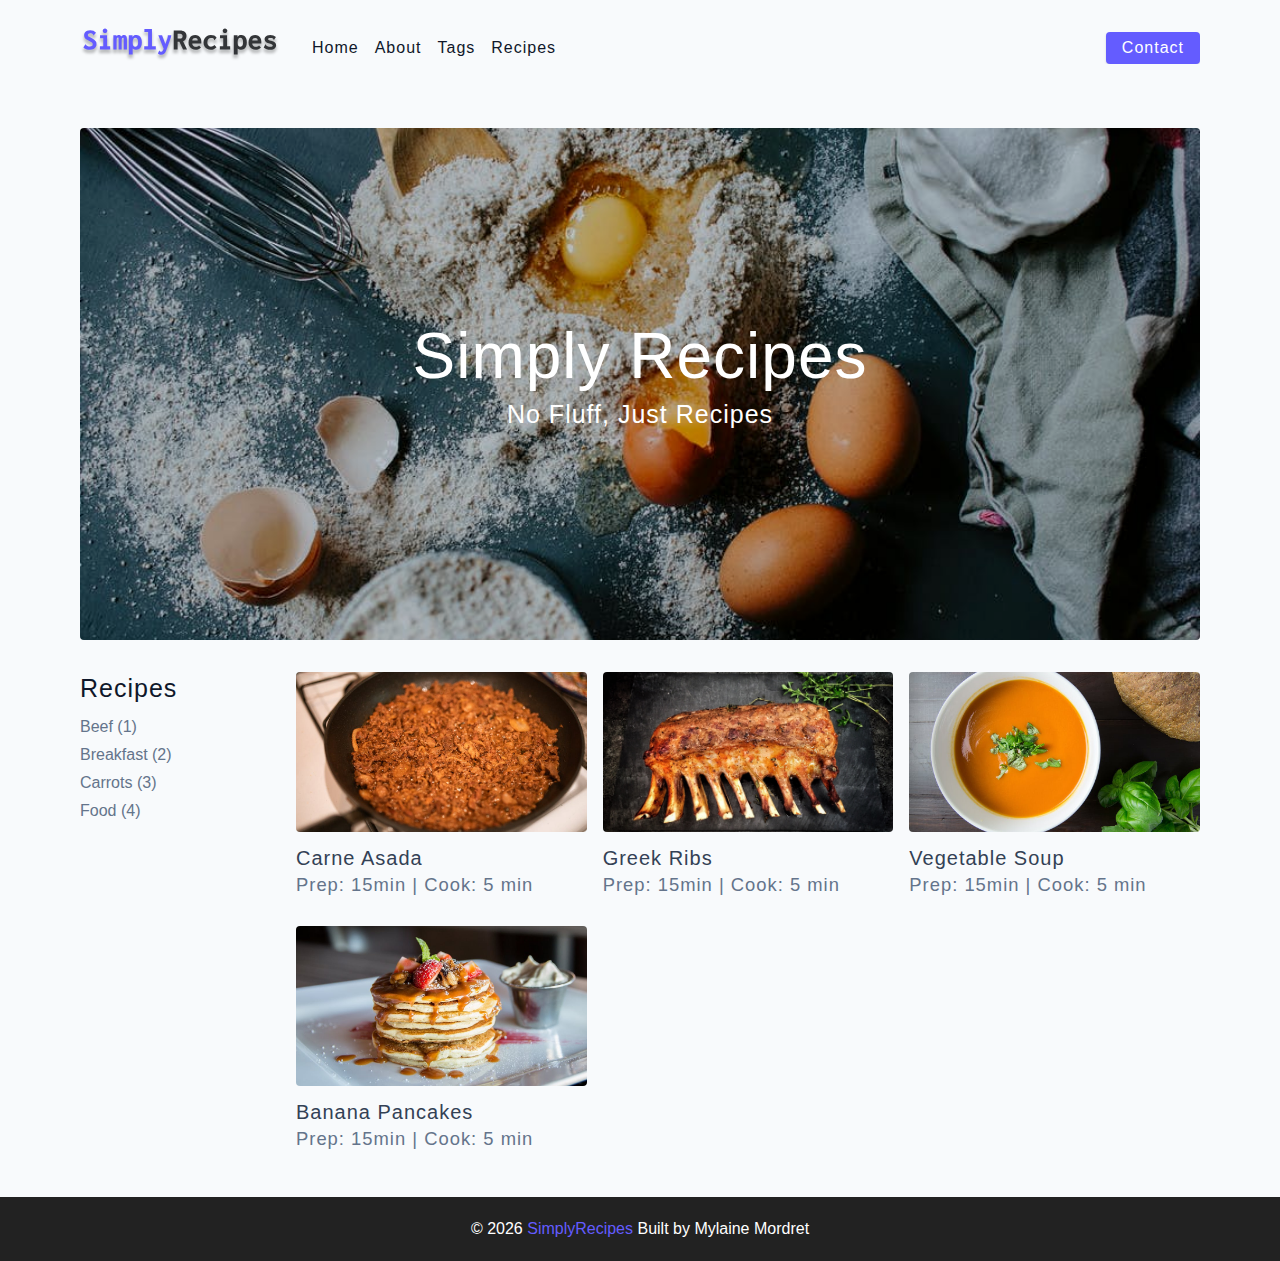
<file: starter/index.html>
<!DOCTYPE html>
<html lang="en">
  <head>
    <meta charset="UTF-8" />
    <meta http-equiv="X-UA-Compatible" content="IE=edge" />
    <meta name="viewport" content="width=device-width, initial-scale=1.0" />
    <title>Simply Recipes || Starter</title>
    <!-- favicon -->
    <link rel="shortcut icon" href="./assets/favicon.ico" type="image/x-icon" />
    <!-- normalize -->
    <link rel="stylesheet" href="./css/normalize.css" />
    <!-- font-awesome -->
    <link
      rel="stylesheet"
      href="https://cdnjs.cloudflare.com/ajax/libs/font-awesome/5.14.0/css/all.min.css"
    />
    <!-- main css -->
    <link rel="stylesheet" href="./css/main.css" />
  </head>
  <body>
   <!-- nav bar -->
   <nav class="navbar">
     <div class="nav-center">
       <!-- header -->
     <div class="nav-header">
       <a href="index.html" class="nav-logo">
         <img src="assets/logo.svg" alt="simply recipes">
       </a>
       <button class="btn nav-btn">
         <i class="fas fa-align-justify"></i>
       </button>
     </div>
     <!-- links -->
     <div class="nav-links">
       <a href="index.html" class="nav-link">Home</a>
       <a href="about.html" class="nav-link">About</a>
       <a href="tags.html" class="nav-link">Tags</a>
       <a href="recipes.html" class="nav-link">Recipes</a>
      <div class="nav-link contact-link">
        <a href="contact.html" class="btn">Contact</a>
      </div>
      </div>
     </div>
   </nav>
   <!-- end of nav bar -->
   <!-- main -->
   <main class="page">
     <!-- header -->
     <header class="hero">
       <div class="hero-container">
         <div class="hero-text">
           <h1>Simply recipes</h1>
           <h4>no fluff, just recipes</h4>
         </div>
       </div>
     </header>
     <!-- end of header -->
     <!-- Recipes container -->
     <section class="recipes-container">
       <!--tags container-->
       <div class="tags-container">
         <h4>recipes</h4>
         <div class="tags-list">
           <a href="tag-template.html"> Beef (1) </a>
           <a href="tag-template.html"> Breakfast (2) </a>
           <a href="tag-template.html"> Carrots (3) </a>
           <a href="tag-template.html"> Food (4) </a>

          </div>
       </div>
       <!--enf of tags container-->
       <!--recipes list-->
       <div class="recipes-list">
          <!--single recipe-->
          <a href="single-recipe.html" class="recipe">
            <img src="./assets/recipes/recipe-1.jpeg" alt="food" class ="img recipe-img">
            <h5>carne asada</h5>
            <p>Prep: 15min | Cook: 5 min</p>
          </a>
          <!--end of single recipe-->
          <!--single recipe-->
          <a href="single-recipe.html" class="recipe">
            <img src="./assets/recipes/recipe-2.jpeg" alt="food" class ="img recipe-img">
            <h5>greek ribs</h5>
            <p>Prep: 15min | Cook: 5 min</p>
          </a>
          <!--end of single recipe-->
          <!--single recipe-->
          <a href="single-recipe.html" class="recipe">
            <img src="./assets/recipes/recipe-3.jpeg" alt="food" class ="img recipe-img">
            <h5>vegetable soup</h5>
            <p>Prep: 15min | Cook: 5 min</p>
          </a>
          <!--end of single recipe-->
          <!--single recipe-->
          <a href="single-recipe.html" class="recipe">
            <img src="./assets/recipes/recipe-4.jpeg" alt="food" class ="img recipe-img">
            <h5>banana pancakes</h5>
            <p>Prep: 15min | Cook: 5 min</p>
          </a>
          <!--end of single recipe-->
       </div>
      <!--enf of recipes list-->
     </section>
     <!-- end of recipes container -->
   </main>
   <!-- end of main -->

   <!-- footer -->
   <footer  class="page-footer">
    <p> &copy; <span id="date"></span>
    <span class="footer-logo">SimplyRecipes</span>
    Built by Mylaine Mordret
  </p> 
  </footer>
   <!-- end of footer-->
   <script src="./js/app.js"></script>
  </body>
</html>
</file>
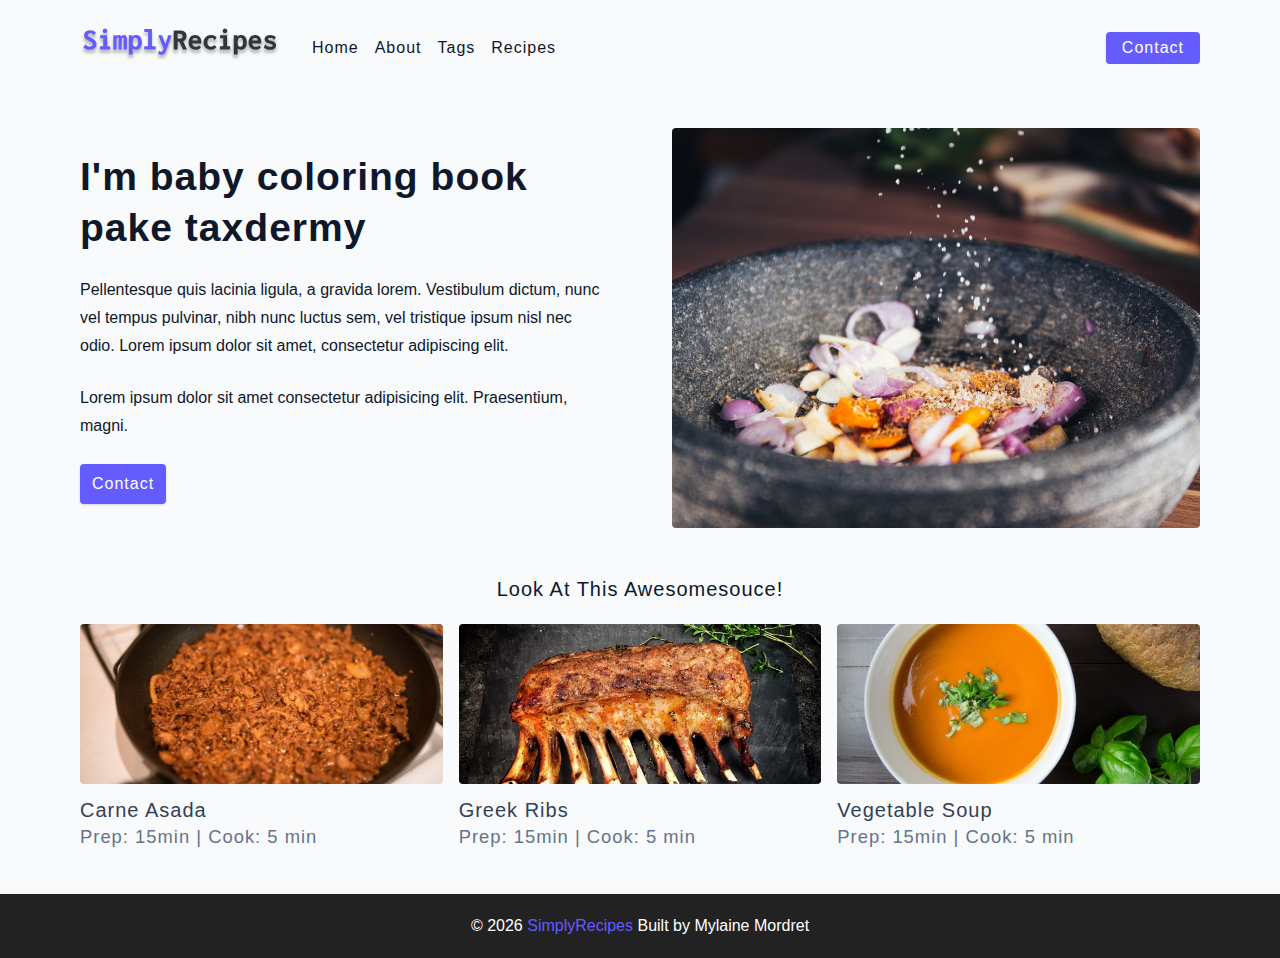
<file: starter/about.html>
<!DOCTYPE html>
<html lang="en">
  <head>
    <meta charset="UTF-8" />
    <meta http-equiv="X-UA-Compatible" content="IE=edge" />
    <meta name="viewport" content="width=device-width, initial-scale=1.0" />
    <title>About page</title>
    <!-- favicon -->
    <link rel="shortcut icon" href="./assets/favicon.ico" type="image/x-icon" />
    <!-- normalize -->
    <link rel="stylesheet" href="./css/normalize.css" />
    <!-- font-awesome -->
    <link
      rel="stylesheet"
      href="https://cdnjs.cloudflare.com/ajax/libs/font-awesome/5.14.0/css/all.min.css"
    />
    <!-- main css -->
    <link rel="stylesheet" href="./css/main.css" />
  </head>
  <body>
   <!-- nav bar -->
   <nav class="navbar">
     <div class="nav-center">
       <!-- header -->
     <div class="nav-header">
       <a href="index.html" class="nav-logo">
         <img src="assets/logo.svg" alt="simply recipes">
       </a>
       <button class="btn nav-btn">
         <i class="fas fa-align-justify"></i>
       </button>
     </div>
     <!-- links -->
     <div class="nav-links">
       <a href="index.html" class="nav-link">Home</a>
       <a href="about.html" class="nav-link">About</a>
       <a href="tags.html" class="nav-link">Tags</a>
       <a href="recipes.html" class="nav-link">Recipes</a>
      <div class="nav-link contact-link">
        <a href="contact.html" class="btn">Contact</a>
      </div>
      </div>
     </div>
   </nav>
   <!-- end of nav bar -->
   <!-- main -->
   <main class="page">
     <section class="about-page">
       <article>
         <h2>I'm baby coloring book pake taxdermy</h2>
         <p>Pellentesque quis lacinia ligula, a gravida lorem. Vestibulum dictum, nunc vel tempus pulvinar, nibh nunc luctus sem, vel tristique ipsum nisl nec odio. Lorem ipsum dolor sit amet, consectetur adipiscing elit.</p>
         <p>Lorem ipsum dolor sit amet consectetur adipisicing elit. Praesentium, magni.</p>
         <a href="contact.html" class="btn">contact</a>
       </article>
       <img src="./assets/about.jpeg" alt="pouring salt" class="img about-img">
     </section>
     <section class="featured-recipes">
       <h5 class="featured-title">Look At this Awesomesouce!</h5>
       <!--recipes list-->
       <div class="recipes-list">
        <!--single recipe-->
        <a href="single-recipe.html" class="recipe">
          <img src="./assets/recipes/recipe-1.jpeg" alt="food" class ="img recipe-img">
          <h5>carne asada</h5>
          <p>Prep: 15min | Cook: 5 min</p>
        </a>
        <!--end of single recipe-->
        <!--single recipe-->
        <a href="single-recipe.html" class="recipe">
          <img src="./assets/recipes/recipe-2.jpeg" alt="food" class ="img recipe-img">
          <h5>greek ribs</h5>
          <p>Prep: 15min | Cook: 5 min</p>
        </a>
        <!--end of single recipe-->
        <!--single recipe-->
        <a href="single-recipe.html" class="recipe">
          <img src="./assets/recipes/recipe-3.jpeg" alt="food" class ="img recipe-img">
          <h5>vegetable soup</h5>
          <p>Prep: 15min | Cook: 5 min</p>
        </a>
        <!--end of single recipe-->
     </div>
    <!--enf of recipes list-->
     </section>
   </main>
   <!-- end of main -->

   <!-- footer -->
   <footer  class="page-footer">
    <p> &copy; <span id="date"></span>
    <span class="footer-logo">SimplyRecipes</span>
    Built by Mylaine Mordret
  </p> 
  </footer>
   <!-- end of footer-->
   <script src="./js/app.js"></script>
  </body>
</html>
</file>
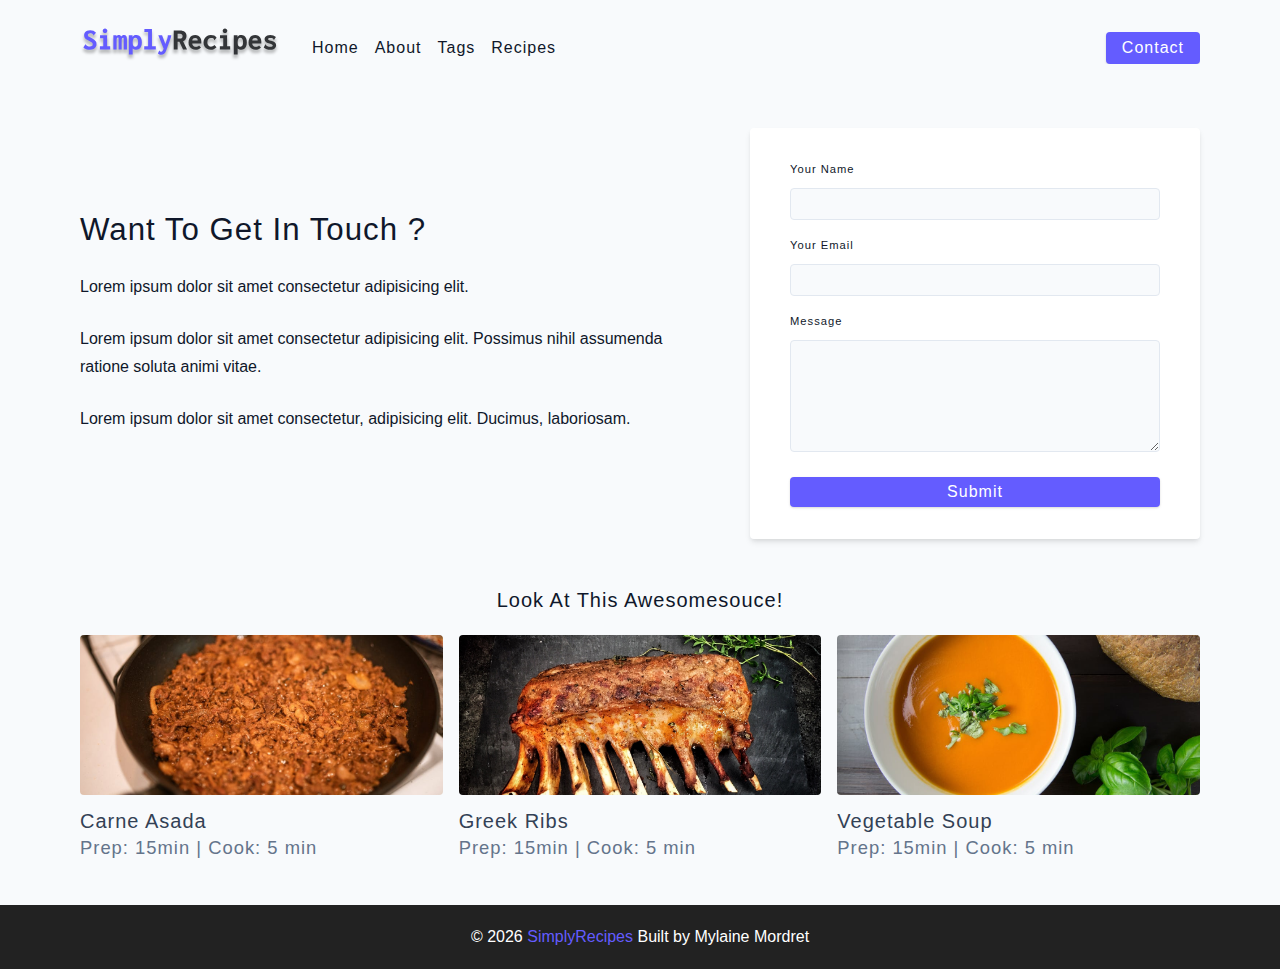
<file: starter/contact.html>
<!DOCTYPE html>
<html lang="en">
  <head>
    <meta charset="UTF-8" />
    <meta http-equiv="X-UA-Compatible" content="IE=edge" />
    <meta name="viewport" content="width=device-width, initial-scale=1.0" />
    <title>Contact</title>
    <!-- favicon -->
    <link rel="shortcut icon" href="./assets/favicon.ico" type="image/x-icon" />
    <!-- normalize -->
    <link rel="stylesheet" href="./css/normalize.css" />
    <!-- font-awesome -->
    <link
      rel="stylesheet"
      href="https://cdnjs.cloudflare.com/ajax/libs/font-awesome/5.14.0/css/all.min.css"
    />
    <!-- main css -->
    <link rel="stylesheet" href="./css/main.css" />
  </head>
  <body>
   <!-- nav bar -->
   <nav class="navbar">
     <div class="nav-center">
       <!-- header -->
     <div class="nav-header">
       <a href="index.html" class="nav-logo">
         <img src="assets/logo.svg" alt="simply recipes">
       </a>
       <button class="btn nav-btn">
         <i class="fas fa-align-justify"></i>
       </button>
     </div>
     <!-- links -->
     <div class="nav-links">
       <a href="index.html" class="nav-link">Home</a>
       <a href="about.html" class="nav-link">About</a>
       <a href="tags.html" class="nav-link">Tags</a>
       <a href="recipes.html" class="nav-link">Recipes</a>
      <div class="nav-link contact-link">
        <a href="contact.html" class="btn">Contact</a>
      </div>
      </div>
     </div>
   </nav>
   <!-- end of nav bar -->
   <!-- main -->
   <main class="page">
     <section class="contact-container">
       <article class="contact-info">
         <h3>Want to get in touch ?</h3>
         <p>Lorem ipsum dolor sit amet consectetur adipisicing elit.</p>
         <p>Lorem ipsum dolor sit amet consectetur adipisicing elit. Possimus nihil assumenda ratione soluta animi vitae.</p>
         <p>Lorem ipsum dolor sit amet consectetur, adipisicing elit. Ducimus, laboriosam.</p>
       </article>
       <article>
         <form class="form contact-form">
           <!-- single form row-->
           <div class="form-row">
             <label for="name" class="form-label">your name</label>
             <input type="text" name="name" id="name" class="form-input">
           </div>
           <!-- end of single form row-->
           <!-- single form row-->
           <div class="form-row">
            <label for="email" class="form-label">your email</label>
            <input type="text" name="email" id="email" class="form-input">
          </div>
          <!-- end of single form row-->
          <div class="form-row">
            <label for="message" class="form-label">message</label>
            <textarea name="message" id="message" class="form-textarea"></textarea>
          </div>
          <button type="submit" class="btn btn-block">Submit</button>
         </form>
       </article>
     </section>
     <section class="featured-recipes">
      <h5 class="featured-title">Look At this Awesomesouce!</h5>
      <!--recipes list-->
      <div class="recipes-list">
       <!--single recipe-->
       <a href="single-recipe.html" class="recipe">
         <img src="./assets/recipes/recipe-1.jpeg" alt="food" class ="img recipe-img">
         <h5>carne asada</h5>
         <p>Prep: 15min | Cook: 5 min</p>
       </a>
       <!--end of single recipe-->
       <!--single recipe-->
       <a href="single-recipe.html" class="recipe">
         <img src="./assets/recipes/recipe-2.jpeg" alt="food" class ="img recipe-img">
         <h5>greek ribs</h5>
         <p>Prep: 15min | Cook: 5 min</p>
       </a>
       <!--end of single recipe-->
       <!--single recipe-->
       <a href="single-recipe.html" class="recipe">
         <img src="./assets/recipes/recipe-3.jpeg" alt="food" class ="img recipe-img">
         <h5>vegetable soup</h5>
         <p>Prep: 15min | Cook: 5 min</p>
       </a>
       <!--end of single recipe-->
    </div>
   <!--enf of recipes list-->
    </section>
   </main>
   <!-- end of main -->

   <!-- footer -->
   <footer  class="page-footer">
    <p> &copy; <span id="date"></span>
    <span class="footer-logo">SimplyRecipes</span>
    Built by Mylaine Mordret
  </p> 
  </footer>
   <!-- end of footer-->
   <script src="./js/app.js"></script>
  </body>
</html>
</file>
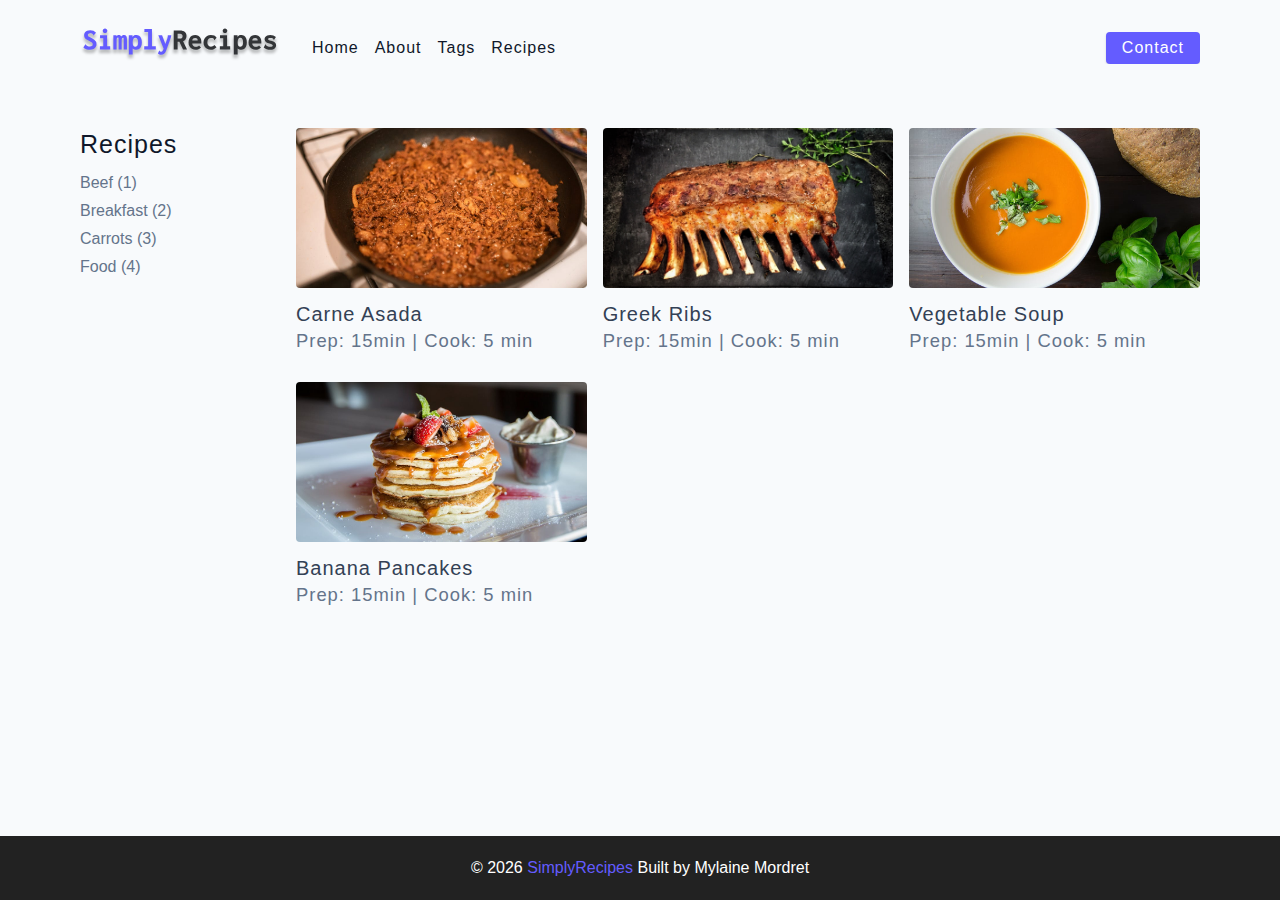
<file: starter/recipes.html>
<!DOCTYPE html>
<html lang="en">
  <head>
    <meta charset="UTF-8" />
    <meta http-equiv="X-UA-Compatible" content="IE=edge" />
    <meta name="viewport" content="width=device-width, initial-scale=1.0" />
    <title>Recipes</title>
    <!-- favicon -->
    <link rel="shortcut icon" href="./assets/favicon.ico" type="image/x-icon" />
    <!-- normalize -->
    <link rel="stylesheet" href="./css/normalize.css" />
    <!-- font-awesome -->
    <link
      rel="stylesheet"
      href="https://cdnjs.cloudflare.com/ajax/libs/font-awesome/5.14.0/css/all.min.css"
    />
    <!-- main css -->
    <link rel="stylesheet" href="./css/main.css" />
  </head>
  <body>
   <!-- nav bar -->
   <nav class="navbar">
     <div class="nav-center">
       <!-- header -->
     <div class="nav-header">
       <a href="index.html" class="nav-logo">
         <img src="assets/logo.svg" alt="simply recipes">
       </a>
       <button class="btn nav-btn">
         <i class="fas fa-align-justify"></i>
       </button>
     </div>
     <!-- links -->
     <div class="nav-links">
       <a href="index.html" class="nav-link">Home</a>
       <a href="about.html" class="nav-link">About</a>
       <a href="tags.html" class="nav-link">Tags</a>
       <a href="recipes.html" class="nav-link">Recipes</a>
      <div class="nav-link contact-link">
        <a href="contact.html" class="btn">Contact</a>
      </div>
      </div>
     </div>
   </nav>
   <!-- end of nav bar -->
   <!-- main -->
   <main class="page">
     <!-- Recipes container -->
     <section class="recipes-container">
      <!--tags container-->
      <div class="tags-container">
        <h4>recipes</h4>
        <div class="tags-list">
          <a href="tag-template.html"> Beef (1) </a>
          <a href="tag-template.html"> Breakfast (2) </a>
          <a href="tag-template.html"> Carrots (3) </a>
          <a href="tag-template.html"> Food (4) </a>

         </div>
      </div>
      <!--enf of tags container-->
      <!--recipes list-->
      <div class="recipes-list">
         <!--single recipe-->
         <a href="single-recipe.html" class="recipe">
           <img src="./assets/recipes/recipe-1.jpeg" alt="food" class ="img recipe-img">
           <h5>carne asada</h5>
           <p>Prep: 15min | Cook: 5 min</p>
         </a>
         <!--end of single recipe-->
         <!--single recipe-->
         <a href="single-recipe.html" class="recipe">
           <img src="./assets/recipes/recipe-2.jpeg" alt="food" class ="img recipe-img">
           <h5>greek ribs</h5>
           <p>Prep: 15min | Cook: 5 min</p>
         </a>
         <!--end of single recipe-->
         <!--single recipe-->
         <a href="single-recipe.html" class="recipe">
           <img src="./assets/recipes/recipe-3.jpeg" alt="food" class ="img recipe-img">
           <h5>vegetable soup</h5>
           <p>Prep: 15min | Cook: 5 min</p>
         </a>
         <!--end of single recipe-->
         <!--single recipe-->
         <a href="single-recipe.html" class="recipe">
           <img src="./assets/recipes/recipe-4.jpeg" alt="food" class ="img recipe-img">
           <h5>banana pancakes</h5>
           <p>Prep: 15min | Cook: 5 min</p>
         </a>
         <!--end of single recipe-->
      </div>
     <!--enf of recipes list-->
    </section>
    <!-- end of recipes container -->
   </main>
   <!-- end of main -->

   <!-- footer -->
   <footer  class="page-footer">
    <p> &copy; <span id="date"></span>
    <span class="footer-logo">SimplyRecipes</span>
    Built by Mylaine Mordret
  </p> 
  </footer>
   <!-- end of footer-->
   <script src="./js/app.js"></script>
  </body>
</html>
</file>
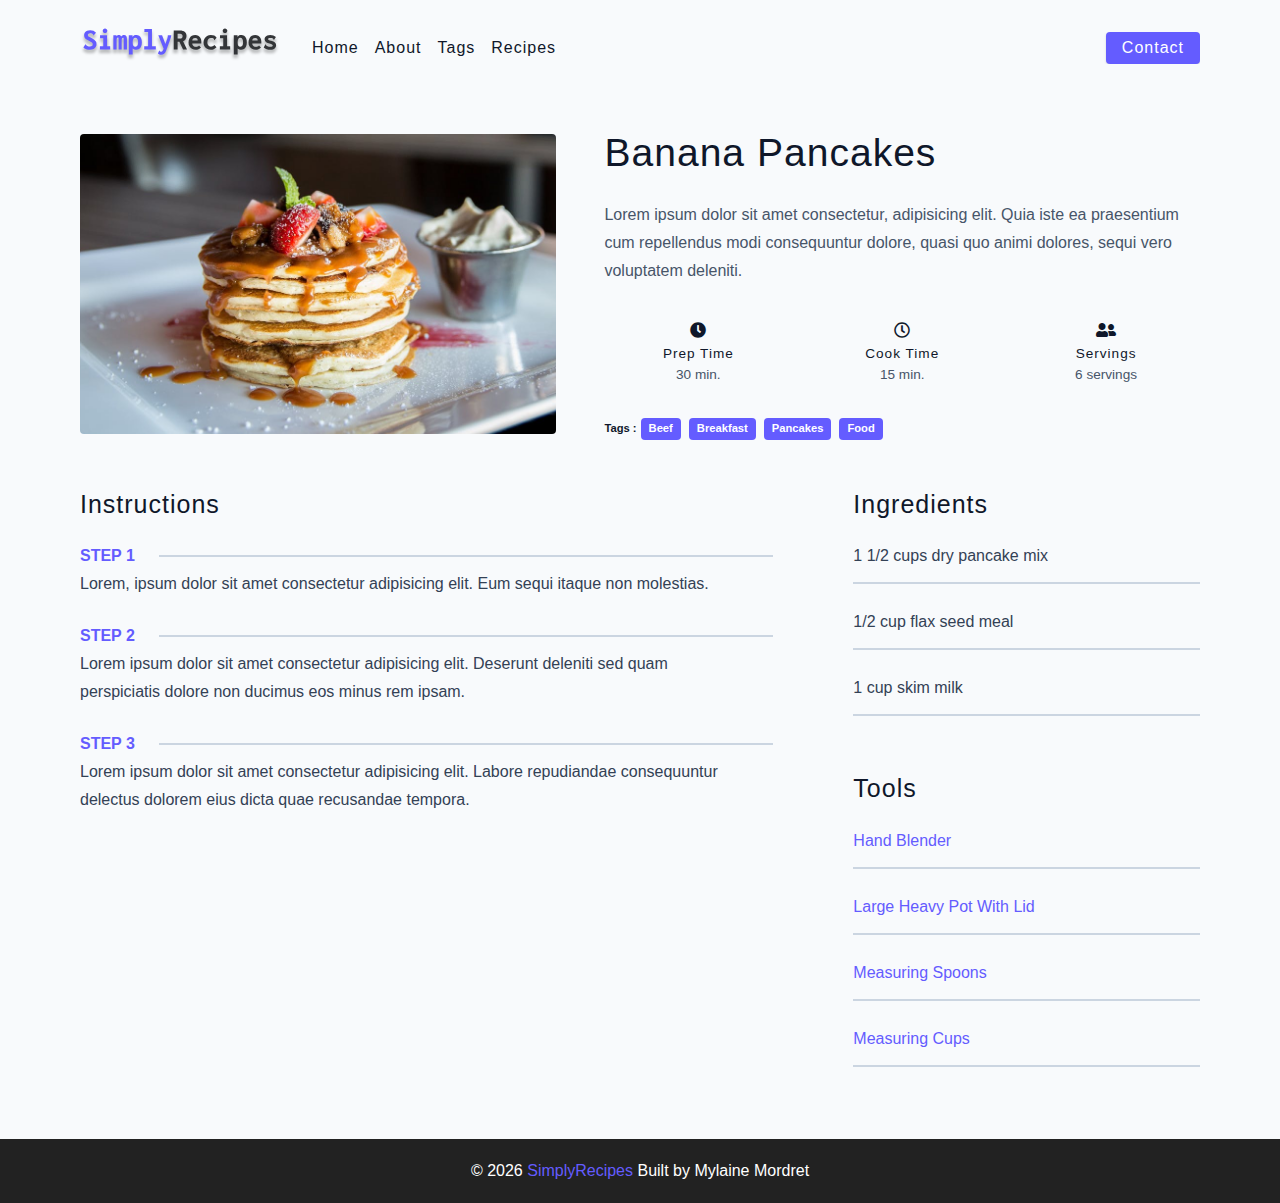
<file: starter/single-recipe.html>
<!DOCTYPE html>
<html lang="en">
  <head>
    <meta charset="UTF-8" />
    <meta http-equiv="X-UA-Compatible" content="IE=edge" />
    <meta name="viewport" content="width=device-width, initial-scale=1.0" />
    <title>Single Recipe</title>
    <!-- favicon -->
    <link rel="shortcut icon" href="./assets/favicon.ico" type="image/x-icon" />
    <!-- normalize -->
    <link rel="stylesheet" href="./css/normalize.css" />
    <!-- font-awesome -->
    <link
      rel="stylesheet"
      href="https://cdnjs.cloudflare.com/ajax/libs/font-awesome/5.14.0/css/all.min.css"
    />
    <!-- main css -->
    <link rel="stylesheet" href="./css/main.css" />
  </head>
  <body>
   <!-- nav bar -->
   <nav class="navbar">
     <div class="nav-center">
       <!-- header -->
     <div class="nav-header">
       <a href="index.html" class="nav-logo">
         <img src="assets/logo.svg" alt="simply recipes">
       </a>
       <button class="btn nav-btn">
         <i class="fas fa-align-justify"></i>
       </button>
     </div>
     <!-- links -->
     <div class="nav-links">
       <a href="index.html" class="nav-link">Home</a>
       <a href="about.html" class="nav-link">About</a>
       <a href="tags.html" class="nav-link">Tags</a>
       <a href="recipes.html" class="nav-link">Recipes</a>
      <div class="nav-link contact-link">
        <a href="contact.html" class="btn">Contact</a>
      </div>
      </div>
     </div>
   </nav>
   <!-- end of nav bar -->
   <!-- main -->
   <main class="page">
     <div class="recipe-page">
       <section class="recipe-hero">
          <img src="./assets/recipes/recipe-4.jpeg" class="img recipe-hero-img" alt="pancakes">
          <article>
            <h2>Banana pancakes</h2>
            <p>Lorem ipsum dolor sit amet consectetur, adipisicing elit. Quia iste ea praesentium cum repellendus modi consequuntur dolore, quasi quo animi dolores, sequi vero voluptatem deleniti.</p>
            <!-- recipe icons -->
            <div class="recipe-icons">
              <!-- single recipe icon-->
              <article>
                <div class="i fas fa-clock"></div>
                <h5>prep time</h5>
                <p>30 min.</p>
              </article>
              <!-- single recipe icon-->
              <article>
                <div class="i far fa-clock"></div>
                <h5>cook time</h5>
                <p>15 min.</p>
              </article>
              <!-- single recipe icon-->
              <article>
                <div class="i fas fa-user-friends"></div>
                <h5>servings</h5>
                <p>6 servings</p>
              </article>             
            </div>
            <!-- end of recipe icons -->
            <!-- recipe tags -->
            <div class="recipe-tags">
              Tags : <a href="tag-template.html">beef</a>
              <a href="tag-template.html">Breakfast</a>
              <a href="tag-template.html">pancakes</a>
              <a href="tag-template.html">food</a>
            </div>
            <!-- end of recipe tags -->
          </article>
       </section>
       <!-- recipe content -->
       <section class="recipe-content">
         <article>
           <h4>instructions</h4>
           <!--single instruction-->
           <div class="single-instruction">
             <header>
               <p>step 1</p>
               <div></div>
             </header>
             <p>Lorem, ipsum dolor sit amet consectetur adipisicing elit. Eum sequi itaque non molestias.</p>
           </div>
           <!--single instruction-->
           <div class="single-instruction">
            <header>
              <p>step 2</p>
              <div></div>
            </header>
            <p>Lorem ipsum dolor sit amet consectetur adipisicing elit. Deserunt deleniti sed quam perspiciatis dolore non ducimus eos minus rem ipsam.</p>
          </div>
          <!--single instruction-->
          <div class="single-instruction">
            <header>
              <p>step 3</p>
              <div></div>
            </header>
            <p>Lorem ipsum dolor sit amet consectetur adipisicing elit. Labore repudiandae consequuntur delectus dolorem eius dicta quae recusandae tempora.</p>
          </div>
         </article>
         <article class="second-column">
           <div>
             <h4>Ingredients</h4>
             <p class="single-ingredient">1 1/2 cups dry pancake mix</p>
             <p class="single-ingredient">1/2 cup flax seed meal</p>
             <p class="single-ingredient">1 cup skim milk</p>
           </div>
           <div>
             <h4>tools</h4>
             <p class="single-tool">hand blender</p>
             <p class="single-tool">large heavy pot with lid</p>
             <p class="single-tool">measuring spoons</p>
             <p class="single-tool">measuring cups</p>
           </div>
         </article>
       </section>
     </div>
   </main>
   <!-- end of main -->

   <!-- footer -->
   <footer  class="page-footer">
    <p> &copy; <span id="date"></span>
    <span class="footer-logo">SimplyRecipes</span>
    Built by Mylaine Mordret
  </p> 
  </footer>
   <!-- end of footer-->
   <script src="./js/app.js"></script>
  </body>
</html>
</file>
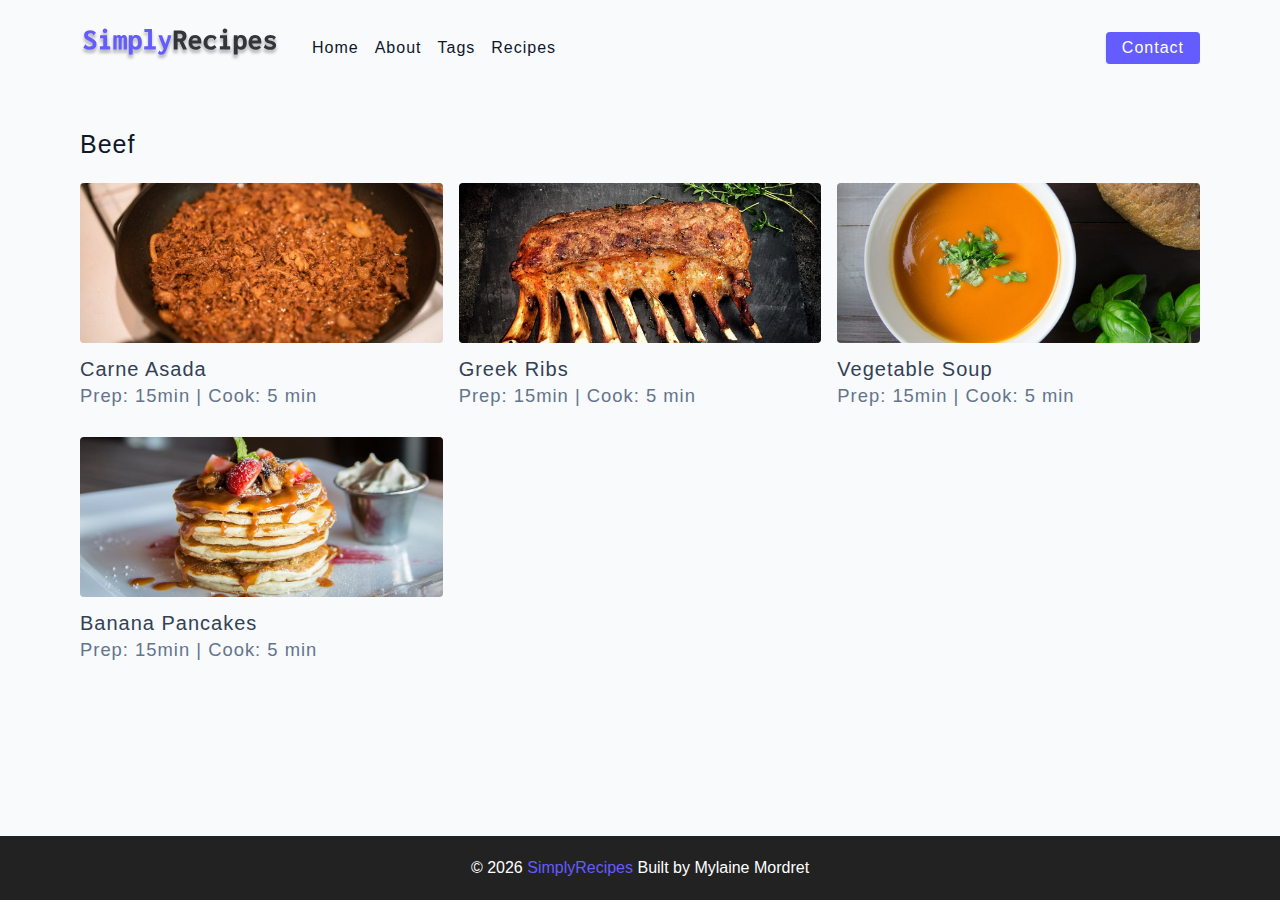
<file: starter/tag-template.html>
<!DOCTYPE html>
<html lang="en">
  <head>
    <meta charset="UTF-8" />
    <meta http-equiv="X-UA-Compatible" content="IE=edge" />
    <meta name="viewport" content="width=device-width, initial-scale=1.0" />
    <title>Tag</title>
    <!-- favicon -->
    <link rel="shortcut icon" href="./assets/favicon.ico" type="image/x-icon" />
    <!-- normalize -->
    <link rel="stylesheet" href="./css/normalize.css" />
    <!-- font-awesome -->
    <link
      rel="stylesheet"
      href="https://cdnjs.cloudflare.com/ajax/libs/font-awesome/5.14.0/css/all.min.css"
    />
    <!-- main css -->
    <link rel="stylesheet" href="./css/main.css" />
  </head>
  <body>
   <!-- nav bar -->
   <nav class="navbar">
     <div class="nav-center">
       <!-- header -->
     <div class="nav-header">
       <a href="index.html" class="nav-logo">
         <img src="assets/logo.svg" alt="simply recipes">
       </a>
       <button class="btn nav-btn">
         <i class="fas fa-align-justify"></i>
       </button>
     </div>
     <!-- links -->
     <div class="nav-links">
       <a href="index.html" class="nav-link">Home</a>
       <a href="about.html" class="nav-link">About</a>
       <a href="tags.html" class="nav-link">Tags</a>
       <a href="recipes.html" class="nav-link">Recipes</a>
      <div class="nav-link contact-link">
        <a href="contact.html" class="btn">Contact</a>
      </div>
      </div>
     </div>
   </nav>
   <!-- end of nav bar -->
   <!-- main -->
   <main class="page">
     <div>
       <h4>Beef</h4>
       <!--recipes list-->
       <div class="recipes-list">
        <!--single recipe-->
        <a href="single-recipe.html" class="recipe">
          <img src="./assets/recipes/recipe-1.jpeg" alt="food" class ="img recipe-img">
          <h5>carne asada</h5>
          <p>Prep: 15min | Cook: 5 min</p>
        </a>
        <!--end of single recipe-->
        <!--single recipe-->
        <a href="single-recipe.html" class="recipe">
          <img src="./assets/recipes/recipe-2.jpeg" alt="food" class ="img recipe-img">
          <h5>greek ribs</h5>
          <p>Prep: 15min | Cook: 5 min</p>
        </a>
        <!--end of single recipe-->
        <!--single recipe-->
        <a href="single-recipe.html" class="recipe">
          <img src="./assets/recipes/recipe-3.jpeg" alt="food" class ="img recipe-img">
          <h5>vegetable soup</h5>
          <p>Prep: 15min | Cook: 5 min</p>
        </a>
        <!--end of single recipe-->
        <!--single recipe-->
        <a href="single-recipe.html" class="recipe">
          <img src="./assets/recipes/recipe-4.jpeg" alt="food" class ="img recipe-img">
          <h5>banana pancakes</h5>
          <p>Prep: 15min | Cook: 5 min</p>
        </a>
        <!--end of single recipe-->
     </div>
    <!--enf of recipes list-->
      </div>
   </main>
   <!-- end of main -->

   <!-- footer -->
   <footer  class="page-footer">
    <p> &copy; <span id="date"></span>
    <span class="footer-logo">SimplyRecipes</span>
    Built by Mylaine Mordret
  </p> 
  </footer>
   <!-- end of footer-->
   <script src="./js/app.js"></script>
  </body>
</html>
</file>
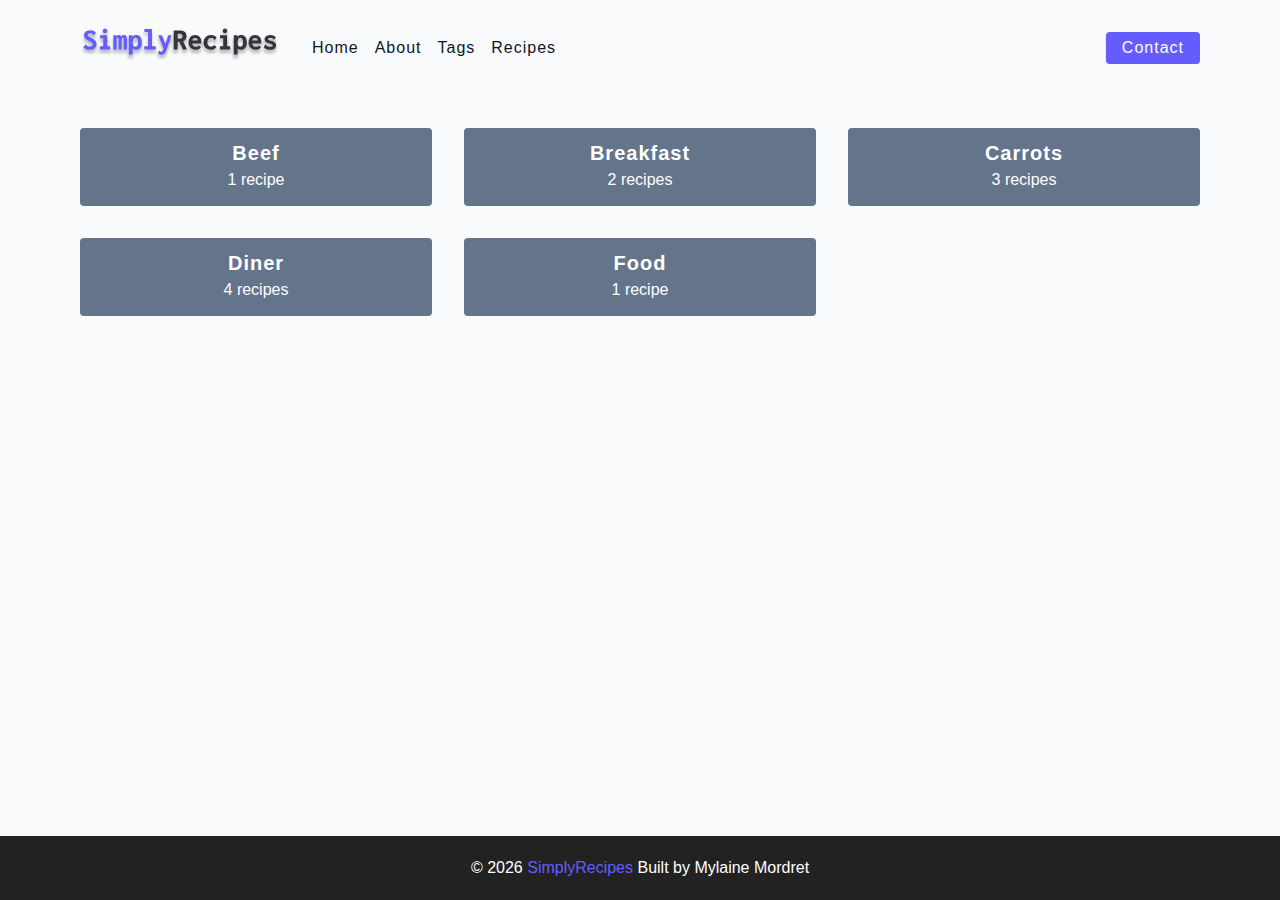
<file: starter/tags.html>
<!DOCTYPE html>
<html lang="en">
  <head>
    <meta charset="UTF-8" />
    <meta http-equiv="X-UA-Compatible" content="IE=edge" />
    <meta name="viewport" content="width=device-width, initial-scale=1.0" />
    <title>Tags</title>
    <!-- favicon -->
    <link rel="shortcut icon" href="./assets/favicon.ico" type="image/x-icon" />
    <!-- normalize -->
    <link rel="stylesheet" href="./css/normalize.css" />
    <!-- font-awesome -->
    <link
      rel="stylesheet"
      href="https://cdnjs.cloudflare.com/ajax/libs/font-awesome/5.14.0/css/all.min.css"
    />
    <!-- main css -->
    <link rel="stylesheet" href="./css/main.css" />
  </head>
  <body>
   <!-- nav bar -->
   <nav class="navbar">
     <div class="nav-center">
       <!-- header -->
     <div class="nav-header">
       <a href="index.html" class="nav-logo">
         <img src="assets/logo.svg" alt="simply recipes">
       </a>
       <button class="btn nav-btn">
         <i class="fas fa-align-justify"></i>
       </button>
     </div>
     <!-- links -->
     <div class="nav-links">
       <a href="index.html" class="nav-link">Home</a>
       <a href="about.html" class="nav-link">About</a>
       <a href="tags.html" class="nav-link">Tags</a>
       <a href="recipes.html" class="nav-link">Recipes</a>
      <div class="nav-link contact-link">
        <a href="contact.html" class="btn">Contact</a>
      </div>
      </div>
     </div>
   </nav>
   <!-- end of nav bar -->
   <!-- main -->
   <main class="page">
     <section class="tags-wrapper">
       <!--single tag-->
       <a href="tag-template.html" class="tag">
         <h5>beef</h5>
         <p>1 recipe</p>
       </a>
       <!--enf of single tag-->
       <!--single tag-->
       <a href="tag-template.html" class="tag">
        <h5>Breakfast</h5>
        <p>2 recipes</p>
      </a>
      <!--enf of single tag-->
      <!--single tag-->
      <a href="tag-template.html" class="tag">
        <h5>carrots</h5>
        <p>3 recipes</p>
      </a>
      <!--enf of single tag-->
      <!--single tag-->
      <a href="tag-template.html" class="tag">
        <h5>diner</h5>
        <p>4 recipes</p>
      </a>
      <!--enf of single tag-->
      <!--single tag-->
      <a href="tag-template.html" class="tag">
        <h5>food</h5>
        <p>1 recipe</p>
      </a>
      <!--enf of single tag-->
     </section>
   </main>
   <!-- end of main -->

   <!-- footer -->
   <footer  class="page-footer">
    <p> &copy; <span id="date"></span>
    <span class="footer-logo">SimplyRecipes</span>
    Built by Mylaine Mordret
  </p> 
  </footer>
   <!-- end of footer-->
   <script src="./js/app.js"></script>
  </body>
</html>
</file>
<file: starter/css/main.css>
*,
::after,
::before {
  box-sizing: border-box;
}
/* fonts */

@import url('https://fonts.googleapis.com/css2?family=Roboto:wght@400;500;600&family=Montserrat&display=swap');
html {
  font-size: 100%;
} /*16px*/

:root {
  /* colors */
  --primary-100: #e2e0ff;
  --primary-200: #c1beff;
  --primary-300: #a29dff;
  --primary-400: #837dff;
  --primary-500: #645cff;
  --primary-600: #504acc;
  --primary-700: #3c3799;
  --primary-800: #282566;
  --primary-900: #141233;

  /* grey */
  --grey-50: #f8fafc;
  --grey-100: #f1f5f9;
  --grey-200: #e2e8f0;
  --grey-300: #cbd5e1;
  --grey-400: #94a3b8;
  --grey-500: #64748b;
  --grey-600: #475569;
  --grey-700: #334155;
  --grey-800: #1e293b;
  --grey-900: #0f172a;
  /* rest of the colors */
  --black: #222;
  --white: #fff;
  --red-light: #f8d7da;
  --red-dark: #842029;
  --green-light: #d1e7dd;
  --green-dark: #0f5132;

  /* fonts  */
  --headingFont: 'Roboto', sans-serif;
  --bodyFont: 'Nunito', sans-serif;
  --smallText: 0.7em;
  /* rest of the vars */
  --backgroundColor: var(--grey-50);
  --textColor: var(--grey-900);
  --borderRadius: 0.25rem;
  --letterSpacing: 1px;
  --transition: 0.3s ease-in-out all;
  --max-width: 1120px;
  --fixed-width: 600px;

  /* box shadow*/
  --shadow-1: 0 1px 3px 0 rgba(0, 0, 0, 0.1), 0 1px 2px 0 rgba(0, 0, 0, 0.06);
  --shadow-2: 0 4px 6px -1px rgba(0, 0, 0, 0.1),
    0 2px 4px -1px rgba(0, 0, 0, 0.06);
  --shadow-3: 0 10px 15px -3px rgba(0, 0, 0, 0.1),
    0 4px 6px -2px rgba(0, 0, 0, 0.05);
  --shadow-4: 0 20px 25px -5px rgba(0, 0, 0, 0.1),
    0 10px 10px -5px rgba(0, 0, 0, 0.04);
}

body {
  background: var(--backgroundColor);
  font-family: var(--bodyFont);
  font-weight: 400;
  line-height: 1.75;
  color: var(--textColor);
}

p {
  margin-top: 0;
  margin-bottom: 1.5rem;
  max-width: 40em;
}

h1,
h2,
h3,
h4,
h5 {
  margin: 0;
  margin-bottom: 1.38rem;
  font-family: var(--headingFont);
  font-weight: 400;
  line-height: 1.3;
  text-transform: capitalize;
  letter-spacing: var(--letterSpacing);
}

h1 {
  margin-top: 0;
  font-size: 3.052rem;
}

h2 {
  font-size: 2.441rem;
}

h3 {
  font-size: 1.953rem;
}

h4 {
  font-size: 1.563rem;
}

h5 {
  font-size: 1.25rem;
}

small,
.text-small {
  font-size: var(--smallText);
}

a {
  text-decoration: none;
}
ul {
  list-style-type: none;
  padding: 0;
}

.img {
  width: 100%;
  display: block;
  object-fit: cover;
}
/* buttons */

.btn {
  cursor: pointer;
  color: var(--white);
  background: var(--primary-500);
  border: transparent;
  border-radius: var(--borderRadius);
  letter-spacing: var(--letterSpacing);
  padding: 0.375rem 0.75rem;
  box-shadow: var(--shadow-1);
  transition: var(--transtion);
  text-transform: capitalize;
  display: inline-block;
}
.btn:hover {
  background: var(--primary-700);
  box-shadow: var(--shadow-3);
}
.btn-hipster {
  color: var(--primary-500);
  background: var(--primary-200);
}
.btn-hipster:hover {
  color: var(--primary-200);
  background: var(--primary-700);
}
.btn-block {
  width: 100%;
}

/* alerts */
.alert {
  padding: 0.375rem 0.75rem;
  margin-bottom: 1rem;
  border-color: transparent;
  border-radius: var(--borderRadius);
}

.alert-danger {
  color: var(--red-dark);
  background: var(--red-light);
}
.alert-success {
  color: var(--green-dark);
  background: var(--green-light);
}
/* form */

.form {
  width: 90vw;
  max-width: var(--fixed-width);
  background: var(--white);
  border-radius: var(--borderRadius);
  box-shadow: var(--shadow-2);
  padding: 2rem 2.5rem;
  margin: 3rem auto;
}
.form-label {
  display: block;
  font-size: var(--smallText);
  margin-bottom: 0.5rem;
  text-transform: capitalize;
  letter-spacing: var(--letterSpacing);
}
.form-input,
.form-textarea {
  width: 100%;
  padding: 0.375rem 0.75rem;
  border-radius: var(--borderRadius);
  background: var(--backgroundColor);
  border: 1px solid var(--grey-200);
}

.form-row {
  margin-bottom: 1rem;
}

.form-textarea {
  height: 7rem;
}
::placeholder {
  font-family: inherit;
  color: var(--grey-400);
}
.form-alert {
  color: var(--red-dark);
  letter-spacing: var(--letterSpacing);
  text-transform: capitalize;
}
/* alert */

@keyframes spinner {
  to {
    transform: rotate(360deg);
  }
}

.loading {
  width: 6rem;
  height: 6rem;
  border: 5px solid var(--grey-400);
  border-radius: 50%;
  border-top-color: var(--primary-500);
  animation: spinner 0.6s linear infinite;
}
.loading {
  margin: 0 auto;
}
/* title */

.title {
  text-align: center;
}

.title-underline {
  background: var(--primary-500);
  width: 7rem;
  height: 0.25rem;
  margin: 0 auto;
  margin-top: -1rem;
}

/*
=============== 
Navbar
===============
*/

.navbar {
  display: flex;
  justify-content: center;
  align-items: center;
}
.nav-center {
  width: 90vw;
  max-width: var(--max-width);
}
.nav-header {
  height: 6rem;
  display: flex;
  justify-content: space-between;
  align-items: center;
}
.nav-header img {
  width: 200px;
}
.nav-btn {
  padding: 0.15rem 0.75rem;
}
.nav-btn i {
  font-size: 1.25rem;
}
.nav-links {
  display: flex;
  flex-direction: column;
  /*todo*/
  height: 0;
  overflow: hidden;
  transition: var(--transition);
}
.show-links {
  height: 310px;
}
.nav-link {
  display: block;
  text-align: center;
  text-transform: capitalize;
  color: var(--grey-900);
  letter-spacing: var(--letterSpacing);
  padding: 1rem 0;
  border-top: 1px solid var(--grey-500);
  transition: var(--transition);
}
.nav-link:hover {
  color: var(--primary-500);
}
.contact-link a {
  padding: 0.15rem 1rem;
}

@media screen and (min-width: 992px) {
  .nav-btn {
    display: none;
  }
  .navbar {
    height: 6rem;
  }
  .nav-center {
    display: flex;
    align-items: center;
  }
  .nav-header {
    height: auto;
    margin-right: 2rem;
  }
  .nav-links {
    height: auto;
    flex-direction: row;
    align-items: center;
    width: 100%;
  }
  .nav-link {
    padding: 0;
    border-top: none;
    margin-right: 1rem;
    font-size: 1rem;
  }
  .contact-link {
  margin-left: auto;
  margin-right: 0;
  }
}

/* Page */
.page {
  width: 90vw;
  max-width: var(--max-width);
  margin: 0 auto;
  padding-top: 2rem;
  min-height: calc(100vh - (6rem + 4rem));
}
/* Footer */
.page-footer {
  height: 4rem;
  background: var(--black);
  color: var(--white);
  display: flex;
  align-items: center;
  justify-content: center;
}

.page-footer p {
  margin-bottom: 0;
}

.footer-logo, .page-footer a{
  color: var(--primary-500);
}

/* Hero */
.hero {
  height: 40vw;
  background: url(../assets/main.jpeg) center/cover no-repeat;
  margin-bottom: 2rem;
  border-radius: var(--borderRadius);
  position: relative;
}
.hero-container {
  position: absolute;
  width: 100%;
  height: 100%;
  top: 0;
  left: 0;
  background: rgba(0, 0, 0, 0.04);
  border-radius: var(--borderRadius);
  display: flex;
  align-items: center;
  justify-content: center;
}
.hero-text {
  text-align: center;
  color: var(--white);
}

@media screen and (min-width: 78px){
  .hero-text h1 {
    font-size: 4rem;
    margin-bottom: 0;
  }
}

/* Recipes */ 
.recipes-container {
  display: grid;
  gap: 2rem 1rem;
}

.tags-container {
  order: 1;
  display: flex;
  flex-direction: column;
  padding-bottom: 3rem;
}
.recipes-list {
  display: grid;
  gap: 2rem 1rem;
  padding-bottom: 3rem;
}
.tags-container h4 {
  margin-bottom: 0.5rem;
  font-weight: 500;
}
.tags-list {
  display: grid;
  grid-template-columns: 1fr 1fr 1fr;
}
.tags-list a {
  text-transform: capitalize;
  display: block;
  color: var(--grey-500);
  transition: var(--transition);
}
.tags-list a:hover {
  color: var(--primary-500);
}

.recipe {
  display: block;
}
.recipe-img {
  height: 15rem;
  border-radius: var(--borderRadius);
  margin-bottom: 1rem;
}
.recipe h5 {
  margin-bottom: 0;
  line-height: 1;
  color: var(--grey-700);
}
.recipe p {
  margin-bottom: 0;
  line-height: 1;
  margin-top: 0.5rem;
  color: var(--grey-500);
  letter-spacing: var(--letterSpacing);
}

@media screen and (min-width: 576px) {
  .recipes-list {
    grid-template-columns: 1fr 1fr;
  }
  .recipe-img {
    height: 10rem;
  }
}
@media screen and (min-width: 992px) {
  .recipes-container {
    grid-template-columns: 200px 1fr;
  }
  .recipe p {
    font-size: 0.85rem;
  }
  .tags-container {
    order: 0;
  }
  .tags-list {
    grid-template-columns: 1fr;
  }
}
@media screen and (min-width: 1200px) {
  .recipe p {
    font-size: 1.15rem;
  }.recipes-list {
    grid-template-columns: 1fr 1fr 1fr;
  }
}

/* Error */
.error-page {
  text-align: center;
  padding-top:  5rem;
}
.error-page h1 {
  font-size: 9rem;
}

/* About */
.about-page h2{
  text-transform: none;
  font-weight: bold;
}
.about-page {
  display: grid;
  gap: 2rem 4rem;
  padding-bottom: 3rem;
}
.about-img {
  border-radius: var(--borderRadius);
  height: 300px;
}

@media screen and (min-width: 992px){
  .about-page {
  grid-template-columns: 1fr 1fr;
  grid-template-rows: 400px;
  align-items: center;
  }
  .about-img {
    height: 100%;
  }
}
.featured-title {
  text-align: center;
}
/* Contact page*/
.contact-form {
  width: 100%;
  margin: 0;
}
.contact-container {
  display: grid;
  gap: 2rem 3rem;
  padding-bottom: 3rem;
}

@media screen and (min-width: 992px){
  .contact-container{
    grid-template-columns: 1fr 450px;
    align-items: center;
  }
}

/* Tags page */
.tags-wrapper {
  display: grid;
  gap: 2rem;
  padding-bottom: 3rem;
}

.tag {
  background: var(--grey-500);
  border-radius: var(--borderRadius);
  text-align: center;
  color: var(--white);
  transition: var(--transition);
  padding: 0.75rem 0;
}
.tag:hover {
  background: var(--primary-500);
}
.tag h5, .tag p {
  margin-bottom: 0;
}
.tag h5 {
  font-weight: 600;
}
@media screen and (min-width: 576px) {
  .tags-wrapper{
    grid-template-columns: 1fr 1fr;
  }
}
@media screen and (min-width: 992px) {
  .tags-wrapper{
    grid-template-columns: repeat(3, 1fr);
  }
}

/* Single recipe page */

.recipe-hero {
  display: grid;
  gap: 3rem;
}
.recipe-hero-img {
  height: 300px;
  border-radius: var(--borderRadius);
}
.recipe-hero p{
  color: var(--grey-600);
}
.recipe-icons {
  display: grid;
  grid-template-columns: repeat(3, 1fr);
  gap: 1rem;
  margin: 2rem 0;
  text-align: center;
}
.recipe-icons i {
  font-size: 1.5rem;
  color: var(--primary-500);
}
.recipe-icons h5, .recipe-icons p {
  margin-bottom: 0;
  font-size: 0.85rem;
}
.recipe-icons p {
  color: var(--grey-600);
}
.recipe-tags {
  display: flex;
  align-items: center;
  flex-wrap: wrap;
  font-size: 0.7em;
  font-weight: 600;
}
.recipe-tags a{
  background: var(--primary-500);
  border-radius: var(--borderRadius);
  color: var(--white);
  padding: 0.05rem 0.5rem;
  margin: 0 0.25rem;
  text-transform: capitalize;
}

@media screen and (min-width: 992px) {
  .recipe-hero {
    grid-template-columns: 4fr 5fr;
    align-items: center;
  }
}

.recipe-content {
  padding: 3rem 0;
  display: grid;
  gap: 2rem 5rem;
}
@media screen and (min-width: 992px) {
  .recipe-content {
    grid-template-columns: 2fr 1fr;
  }
}

.single-instruction header{
  display: grid;
  grid-template-columns: auto 1fr;
  gap: 1.5rem;
  align-items: center;
}
.single-instruction header p {
  text-transform: uppercase;
  font-weight: 600;
  margin-bottom: 0;
  color: var(--primary-500);
}
.single-instruction > p {
  color: var(--grey-700);
}

.single-instruction header div {
  height: 2px;
  background: var(--grey-300);
}

.second-column {
  display: grid;
  row-gap: 2rem;
}
.single-ingredient {
  border-bottom: 2px solid var(--grey-300);
  padding-bottom: 0.75rem;
  color: var(--grey-700);
}
.single-tool {
  border-bottom: 2px solid var(--grey-300);
  padding-bottom: 0.75rem;
  color: var(--primary-500);
  text-transform: capitalize;
}
</file>
